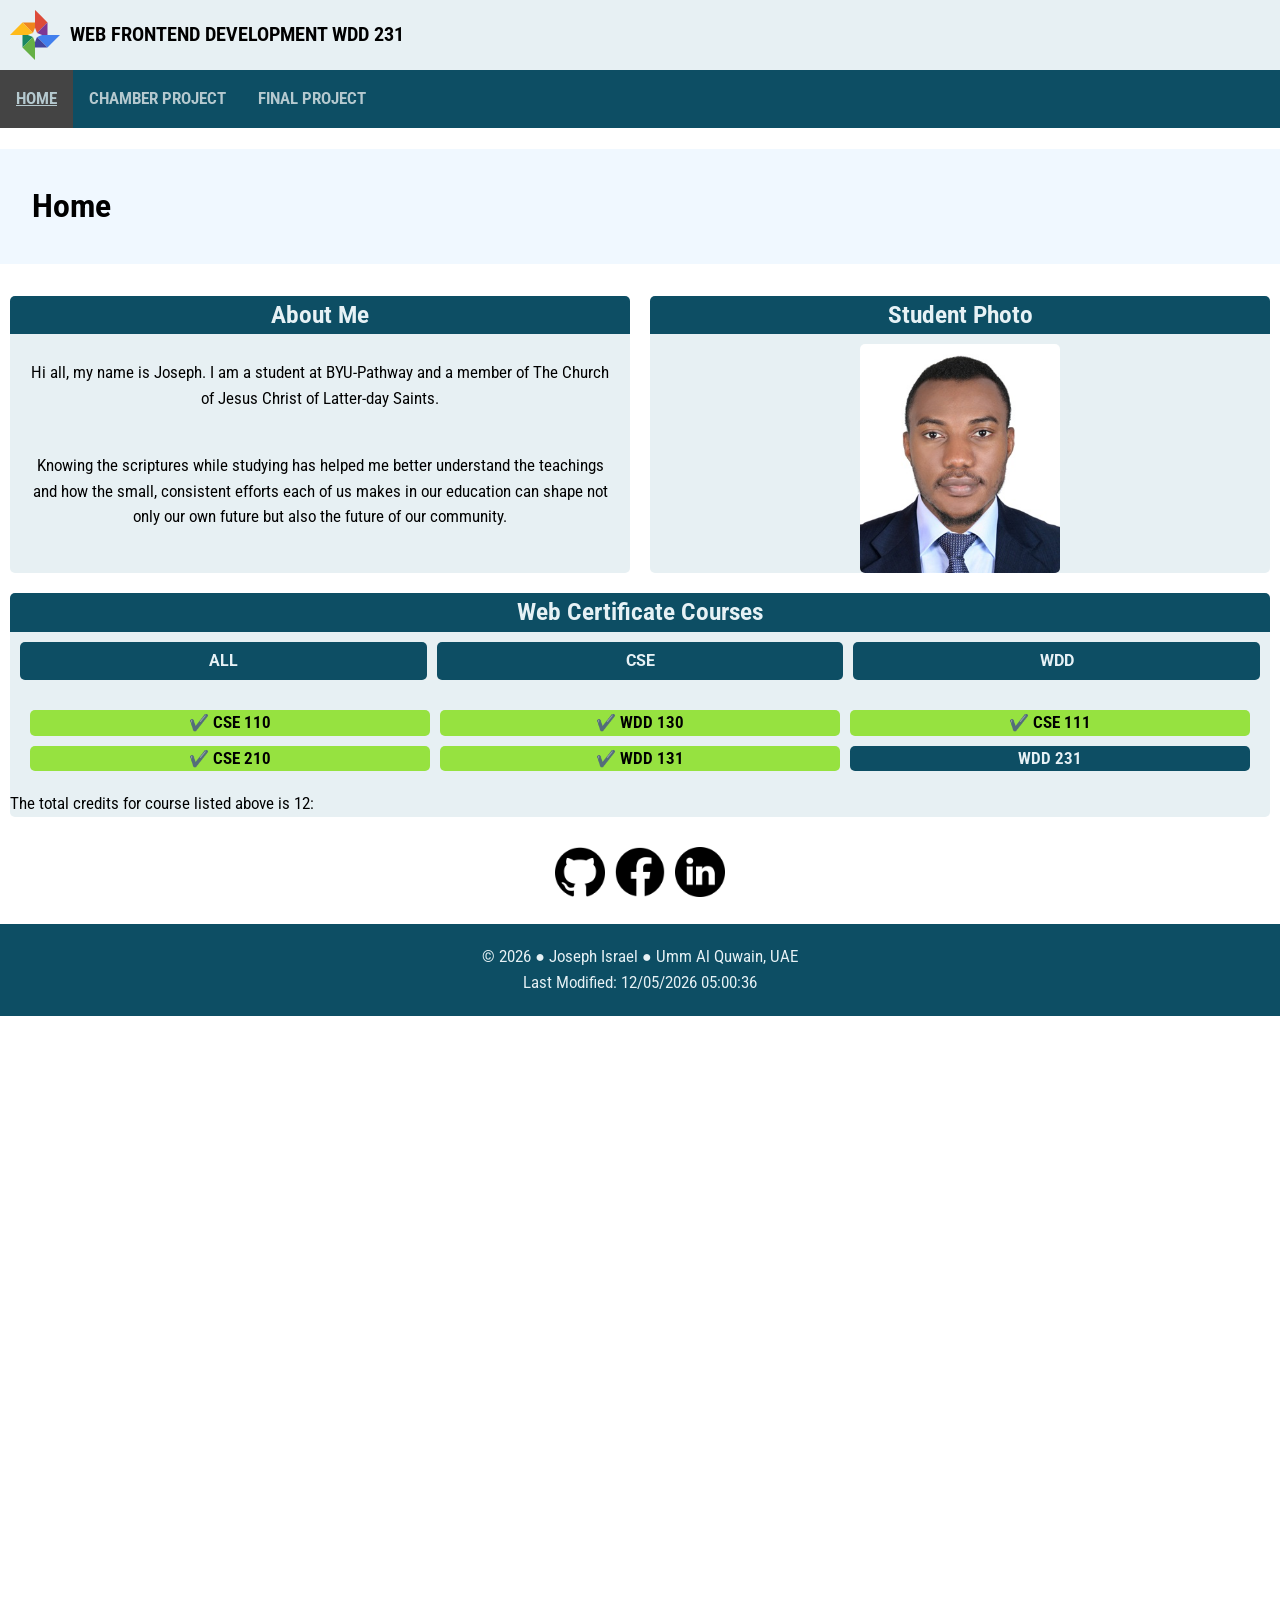
<file: index.html>
<!DOCTYPE html>
<html lang="en">
<head>
    <meta charset="UTF-8">
    <meta name="viewport" content="width=device-width, initial-scale=1.0">
    <title>Web Frontend Development WDD 231 - Home</title>
    <meta name="description" content="This is a web frontend development course homepage.">
    <meta name="author" content="Joseph Israel">

    <!-- facebook social media meta data -->
    <meta property="og:title" content="Home page - Web Frontend Development WDD 231">
    <meta property="og:description" content="Joseph Israel - Home page of web frontend development course WDD231 ">
    <!-- <meta property="og:url" content="https://www.apple.com/"> -->
    <meta property="og:locale" content="en_US">
    <meta property="og:image" content="https://www.bgr.com/img/gallery/10-ai-coding-tools-that-actually-make-programming-easier/intro-1760338652.webp">
    <meta property="og:type" content="website">
    <meta property="og:site_name" content="Joseph WDD 231">




    <link rel="stylesheet" href="styles/normalize.css">
    <link rel="stylesheet" href="styles/style.css">
    <script src="scripts/script.js" defer></script>
    <link rel="icon" href="favicon.ico">


       <!-- /* google fonts*/ -->
    <link rel="preconnect" href="https://fonts.googleapis.com">
    <link rel="preconnect" href="https://fonts.gstatic.com" crossorigin>
    <link href="https://fonts.googleapis.com/css2?family=Roboto:ital,wdth,wght@0,85.1,100..900;1,85.1,100..900&display=swap" rel="stylesheet">
    
</head>
<body>
    <header>
        <div class="header-container">
            <div class="logo">
                <img src="images/google-photos.svg" alt="google-photo" width="50" height="50">
                <span>Web Frontend Development WDD 231</span>        

            </div>
        </div>
              <div class="hamburger">
            <div class="bar"></div>
            <div class="bar"></div>
            <div class="bar"></div>
        </div>     
        <nav id="menu">
            <ul>
                <li class="nav-link" id="active_page"><a href="index.html">Home</a></li>
                <li class="nav-link"><a href="chamber/index.html">Chamber Project</a></li>
                <li class="nav-link"><a href="project/">Final Project</a></li>
            </ul>
        </nav>

  

        

        <!-- <button class="hamburger">≡</button>
          -->

       

        </header>
        <main>
            <h1> Home</h1>            
            <section class="aside1">
                    <h2>About Me</h2>
                    <p> Hi all, my name is Joseph. I am a student at BYU-Pathway and a member of The Church of Jesus Christ of Latter-day Saints. </p>

                        <p> Knowing the scriptures while studying has helped me better understand the teachings and how the small, consistent efforts each of us makes in our education can shape not only our own future but also the future of our community. </p>
                </section>
                <section class="aside2">
                    <h2>Student Photo</h2>
                    <img src="images/jphoto.jpg" alt="Photo of Joseph" width="200" height="200">
            </section>
            <!-- </div> -->
            <section class="certificate">
                <h2>Web Certificate Courses</h2>
                
                <div class="course_container">
                        <div class="fillter-buttons">
                            <button class="filter-button" id="filter-all">All</button>
                            <button class="filter-button " id="filter-cse">CSE</button>
                            <button class="filter-button " id="filter-wdd">WDD</button>                   
                        
                        </div>
                        <div class="course-list">                            
                        </div>
                        <p id="course-credit"></p>
                </div>
            </section>
            <div class="social-media-icons">
                    <a href="https://github.com/josephiu"><img src="images/github_logo.png" alt="youtube logo" width="50" height="50"></a>
            <a href="https://www.facebook.com/share/197aQa34pK/?mibextid=wwXIfr"><img src="images/facebook.png" alt="facebook logo" width="50" height="50"></a>
            <a href="https://www.linkedin.com/in/joseph-israel-910689323?utm_source=share_via&utm_content=profile&utm_medium=member_ios"><img src="images/linkedin.png" alt="Linkedin logo" width="50" height="50"></a>
                          
            </div>

             <!-- dialog element -->            
            <dialog id="course-details"></dialog>


        </main>
        <footer>
            <p>&copy; 2026 ● Joseph Israel ● Umm Al Quwain, UAE </p>           
            <p> Last Modified: <span id="lastModified"> </span>       
            </p> 
            
        </footer>    
</body>  


</html>
</file>
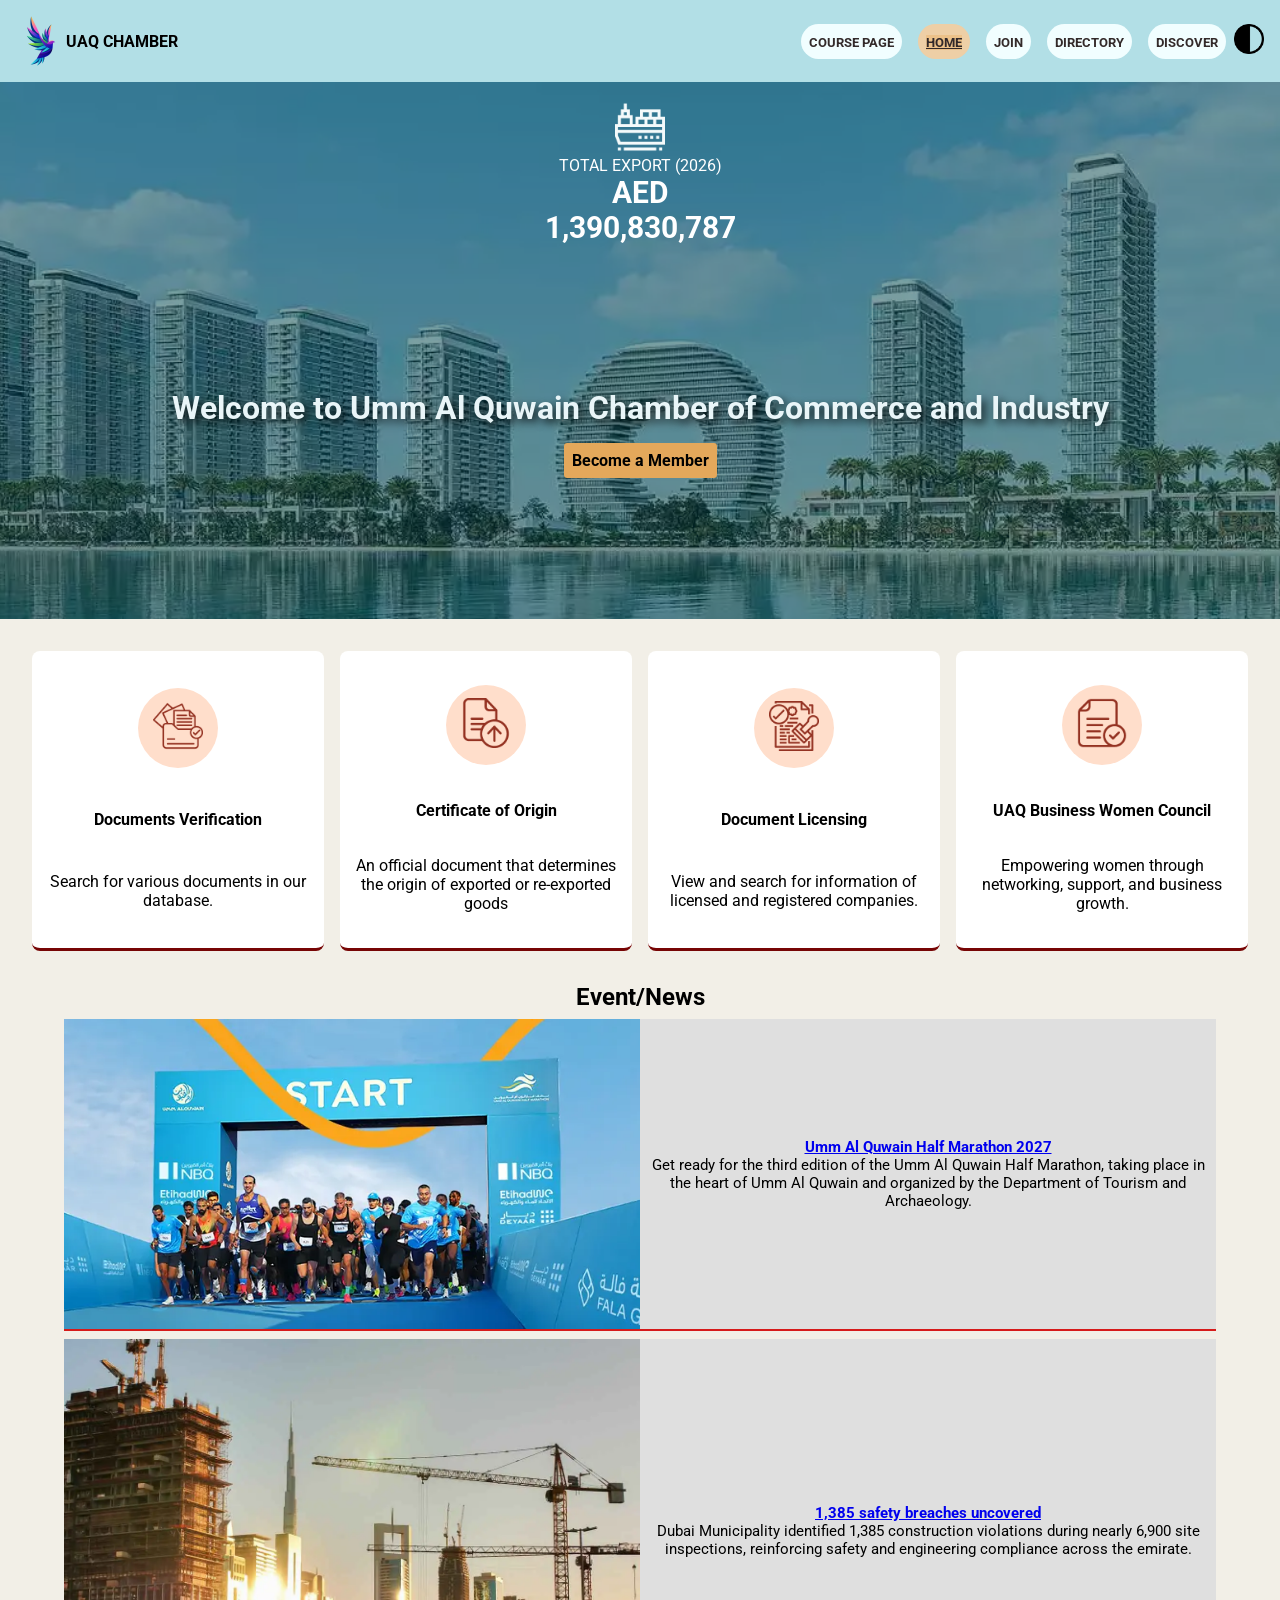
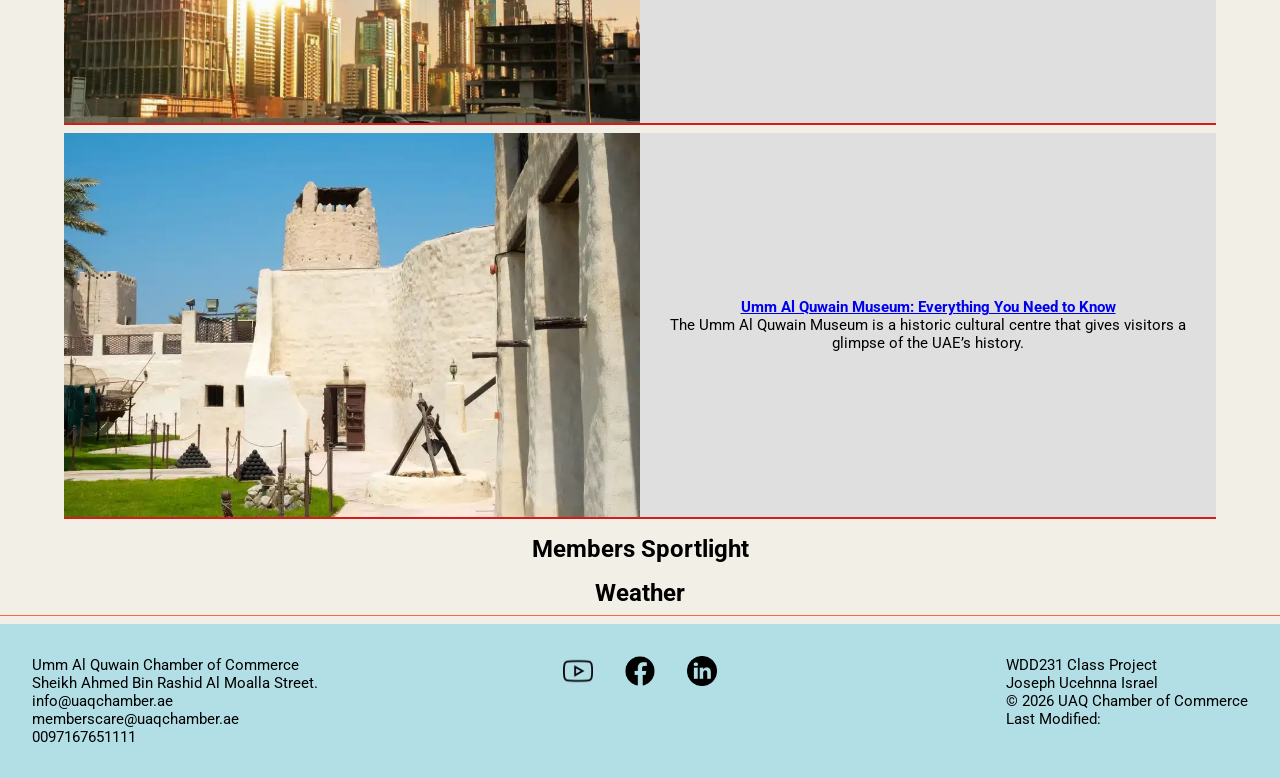
<file: chamber/index.html>
<!DOCTYPE html>
<html lang="en">
<head>
    <meta charset="UTF-8">
    <meta http-equiv="X-UA-Compatible" content="IE=edge">
    <meta name="viewport" content="width=device-width, initial-scale=1.0">  
    <title>UAQ Chamber | Home Page</title>
    <meta name="description" content="This is the Home page of Umm Al Quwain Chamber of Commerce">
    <meta name="author" content="[Joseph Israel Uchenna]">

<!-- facebook social media meta data -->
    <meta property="og:title" content="Umm Al Quwain Chamber of Commerce - School project">
    <meta property="og:description" content="This is the Home page of the Umm Al Quwain Chamber of commerce">
    <meta property="og:url" content="https://josephiu.github.io/wdd231/chamber/index.html">
    <meta property="og:locale" content="en_US">
    <meta property="og:image" content="https://josephiu.github.io/wdd231/chamber/images/banner_meta.jpg">
    <meta property="og:type" content="website">
    <meta property="og:site_name" content="UAQ Chamber">

    
    <!-- google font -->
    <link rel="preconnect" href="https://fonts.googleapis.com">
    <link rel="preconnect" href="https://fonts.gstatic.com" crossorigin>
    <link href="https://fonts.googleapis.com/css2?family=Roboto:wdth,wght@75,441&display=swap" rel="stylesheet">

<!--css-->  
    <!-- <link rel="stylesheet" href="styles/normalize.css">     -->
    <link rel="stylesheet" href="styles/small.css">
    <link rel="stylesheet" href="styles/larger.css">
   
    
    <link rel="icon" href="favicon.ico">

    <script src="scripts/script.js" defer></script>
    <!-- <script src="scripts/weather.js" ></script> -->

<!-- Add icon library -->
    <!-- <link rel="stylesheet" href="https://cdnjs.cloudflare.com/ajax/libs/font-awesome/4.7.0/css/font-awesome.min.css"> -->

</head>
<body>
    <header>

        <div class='first-header-left'>    
            <img src="images/uaq_logo.png" alt="A picture uaq logo" width="50" height="50">
            <span>UAQ Chamber</span>
        </div>

        <!-- <div class='first-header-right'>  -->
        <nav>
                <ul class='menu-inside'>
                <li><a href="../index.html" >Course Page</a></li>
                <li class="active_page"><a href="./index.html" >Home</a></li>
                <li><a href="./join.html">Join</a></li>
                <li><a href="./directory.html">Directory</a></li>
                <li><a href="./discover.html">Discover</a></li>
                </ul> 
        </nav>
        
        <div class="contrast-icon">
                <img src="images/contrast.png" alt="darkmode and light mode" width="30" height="30">
        </div>        
        <div class="hamburger">
                <div class="bar"></div>
                <div class="bar"></div>
                <div class="bar"></div>
        </div>    

    </header>
    <main> 
  
        <div class="hero"> 
            <picture class="hero_px">
                <source srcset="images/hero_image_small.webp" media="(max-width: 422px)">     
                <source srcset="images/hero_image_bignew-1.webp" media="(max-width: 800px)"> 
                <img src="images/hero_image_big.webp" alt=" a large photo showing UAQ" loading="lazy" height="320" width="1020">
            </picture>

            <div class="action_card">
                <img src="images/cargo-ship.png" alt="cargo photo" width="50">
                <p> TOTAL EXPORT (2026)</p>     
                <p id="money"><strong>AED <br>1,390,830,787</strong></p>   
                
            </div>

            <div class="h1_hero">
                <h1>
                    Welcome to Umm Al Quwain Chamber of Commerce and Industry
                </h1>
                <a href="#" class="hero_join">Become a Member</a>
            </div>
        </div>
        <div class="service_container">
            <div class="service_cards_1 services">
                <a href="#"><img src="images/documentation.png" alt="documents photo" width="50"></a>
                <p> <strong>Documents Verification</strong></p>
                <p>Search for various documents in our database.</p>
            </div>
            <div class="service_cards_2 services">
                <a href="#"><img src="images/file.png" alt="file photo" width="50"></a>
                <p><strong>Certificate of Origin</strong></p>
                <p>An official document that determines the origin of exported or re-exported goods</p>
            </div>
            <div class="service_cards_3 services">
                <a href="#"><img src="images/licensing.png" alt="licensing photo" width="50"></a>
                <p><strong>Document Licensing</strong> </p>
                <p>View and search for information of licensed and registered companies.</p>
            </div>
            <div class="service_cards_4 services">
                <a href="#"><img src="images/check.png" alt="licensing photo" width="50"></a>
                <p><strong>UAQ Business Women Council</strong></p>
                <p>Empowering women through networking, support, and business growth.</p>
            </div>
        </div>

        <section class="section1">
                <h2 > Event/News</h2>
                <div class="event">
                    <img src="images/sports.webp" alt="photo of people running" width="300">
                    <div>
                        <p><strong> <a href="https://www.premieronline.com/event/umm_al_quwain_half_marathon_8506">Umm Al Quwain Half Marathon 2027</a></strong>  </p>
                        <p>Get ready for the third edition of the Umm Al Quwain Half Marathon, taking place in the heart of Umm Al Quwain and organized by the Department of Tourism and Archaeology. 
                            </p>
                     </div>
                </div>

                <div class="event">
                    <img src="images/dubai_construction.webp" alt="photo of Dubai construction" width="300">
                    <div>
                        <p><strong><a href="https://www.constructionweekonline.com/projects-tenders/dubai-uncovers-1385-construction-safety-breaches-across-active-building-sites">1,385 safety breaches uncovered </a></strong></p>
                        <p>Dubai Municipality identified 1,385 construction violations during nearly 6,900 site inspections, reinforcing safety and engineering compliance across the emirate. </p>
                        
                    </div>
                </div>

                <div class="event">
                    <img src="images/historic_building.webp" alt="photo of UAQ museum" width="300">
                    <div>
                        <p><strong><a href="https://www.propertyfinder.ae/blog/umm-al-quwain-museum/">Umm Al Quwain Museum: Everything You Need to Know</a></strong></p>

                        <p>The Umm Al Quwain Museum is a historic cultural centre that gives visitors a glimpse of the UAE’s history. 
                            

                        
                    </div>
                   
                </div>
        </section>
        <section class="section3">
                <h2>
                    Members Sportlight
                </h2>
                <div class="dynamic_members">

                </div>
        
        </section> 

        <section class="section_weather">
                <h2>Weather</h2>
                <div class="weather-n-map">
                    <div class="weather">
                    <!-- dynamic population -->
                    </div>
                    <!-- <div class="map">                    
                        <iframe src="https://www.google.com/maps/embed?pb=!1m18!1m12!1m3!1d71017.26651342952!2d55.518053822057425!3d25.551430773762206!2m3!1f0!2f0!3f0!3m2!1i1024!2i768!4f13.1!3m3!1m2!1s0x3ef5fea6ff2b925d%3A0x4a02589b92c58613!2sUmm%20Al%20Quwain%20-%20Emirate%20of%20Umm%20Al%20Quwain!5e1!3m2!1sen!2sae!4v1784803451380!5m2!1sen!2sae" width="300" height="200" allowfullscreen="" loading="lazy" referrerpolicy="strict-origin-when-cross-origin"></iframe>
                    </div>    -->

                </div>
                
                
        </section>
        
    
    </main>
    <footer>
        <div class="footer-left">
            <p class="first-p">
                Umm Al Quwain Chamber of Commerce
            </p>
            <p>
                Sheikh Ahmed Bin Rashid Al Moalla Street.<br>
                info@uaqchamber.ae <br> 
                memberscare@uaqchamber.ae<br>           
                0097167651111 
            </p>   
            
        </div>
        <div class="footer-middle">
            <a href="#"><img src="images/youtube.png" alt="youtube logo" width="50" height="50"></a>
            <a href="https://www.facebook.com/share/197aQa34pK/?mibextid=wwXIfr"><img src="images/facebook.png" alt="facebook logo" width="50" height="50"></a>
            <a href="https://www.linkedin.com/in/joseph-israel-910689323?utm_source=share_via&utm_content=profile&utm_medium=member_ios"><img src="images/linkedin.png" alt="Linkedin logo" width="50" height="50"></a>
        </div>

        <div class="footer-right">
            <p>
                WDD231 Class Project <br> 
                Joseph Ucehnna Israel <br> 
                &copy; 2026 UAQ Chamber of Commerce <br>          
                Last Modified: <span id="lastModified"> </span>            
            </p>
        </div>


    </footer>    
</body>
</html>
</file>
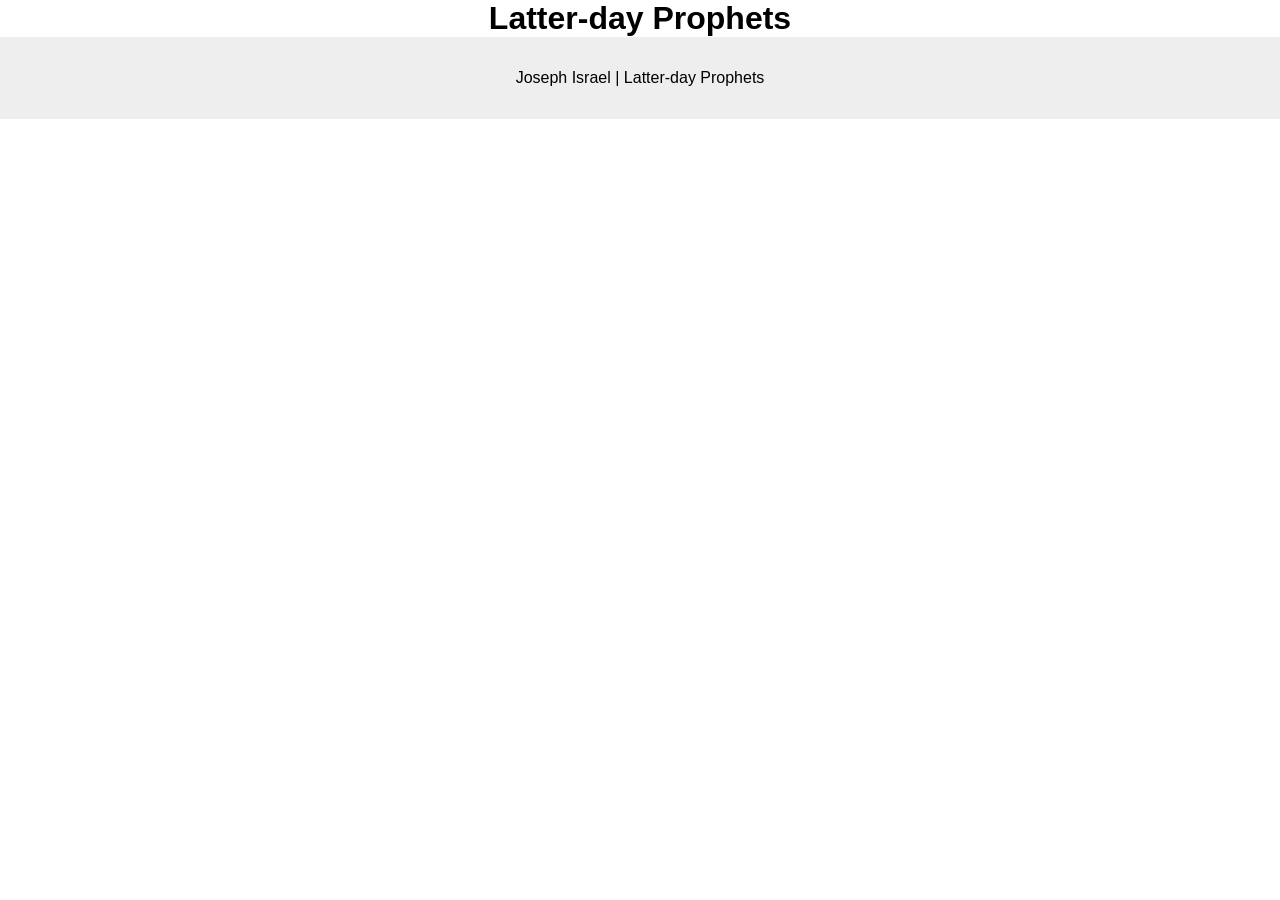
<file: prophets.html>
<!DOCTYPE html>
<html lang="en">
    <head>
        <meta charset="UTF-8">
        <meta name="viewport" content="width=device-width, initial-scale=1.0">
        <title>Prophets</title>

        <link rel="stylesheet" href="styles/prophets.css">
        <script src="scripts/prophets.js" defer></script>

    </head>
    <body>
      <header>
      <h1>Latter-day Prophets</h1>
    </header>
    <main>
      <div id="cards"></div>
    </main>
    <footer>
      Joseph Israel | Latter-day Prophets
    </footer>
        
    </body>
</html>
</file>
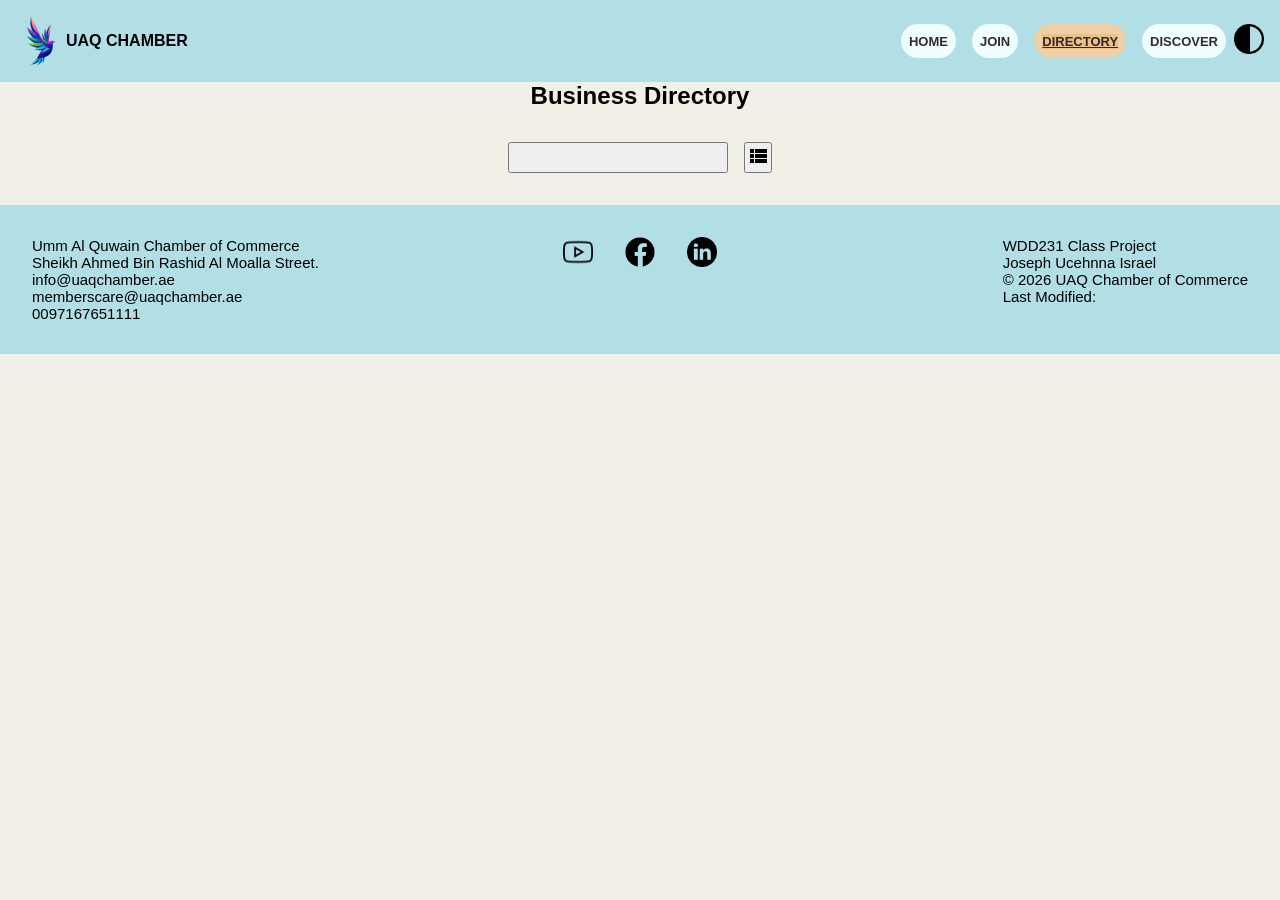
<file: chamber/directory.html>
<!DOCTYPE html>
<html lang="en">
<head>
    <meta charset="UTF-8">
    <meta http-equiv="X-UA-Compatible" content="IE=edge">
    <meta name="viewport" content="width=device-width, initial-scale=1.0">  
    <title>UAQ Chamber | Directory Page</title>
    <meta name="description" content="This is the directory page of Umm Al Quwain Chamber of Commerce">
    <meta name="author" content="[Joseph Israel Uchenna]">

<!-- facebook social media meta data -->
    <meta property="og:title" content="Umm Al Quwain Chamber of Commerc - School project">
    <meta property="og:description" content="This is the directory page of the Umm Al Quwain Chamber of commerce">
    <meta property="og:url" content="https://josephiu.github.io/wdd231/chamber/directory.html">
    <meta property="og:locale" content="en_US">
    <meta property="og:image" content="https://josephiu.github.io/wdd231/chamber/images/banner_meta.jpg">
    <meta property="og:type" content="website">
    <meta property="og:site_name" content="UAQ Chamber">

<!--fonts-->
    <link rel="preconnect" href="https://fonts.googleapis.com">
    <link rel="preconnect" href="https://fonts.gstatic.com" crossorigin>
    <!-- <link href="https://fonts.googleapis.com/css2?family=Inter:wght@400;600;800&display=swap" rel="stylesheet"> -->
    
    <link href="https://fonts.googleapis.com/icon?family=Material+Icons" rel="stylesheet">
        
<!--css-->  
    <!-- <link rel="stylesheet" href="styles/normalize.css">     -->
    <link rel="stylesheet" href="styles/small.css">
    <link rel="stylesheet" href="styles/larger.css">
   
    
    <link rel="icon" href="favicon.ico">

    <script src="scripts/directory.js" defer></script>

<!-- Add icon library -->
    <!-- <link rel="stylesheet" href="https://cdnjs.cloudflare.com/ajax/libs/font-awesome/4.7.0/css/font-awesome.min.css"> -->

</head>
<body>
    <header>

    <div class='first-header-left'>    
        <img src="images/uaq_logo.png" alt="A picture uaq logo" width="50" height="50">
        <span>UAQ Chamber</span>
    </div>

    <!-- <div class='first-header-right'>  -->
    <nav>
            <ul class='menu-inside'>
            <li><a href="index.html">Home</a></li>
            <li><a href="join.html">Join</a></li>
            <li  class="active_page"><a href="directory.html">Directory</a></li>
            <li><a href="discover.html">Discover</a></li>
            </ul> 
     </nav>
    
    <div class="contrast-icon">
            <img src="images/contrast.png" alt="darkmode and light mode" width="30" height="30">
    </div>        
    <div class="hamburger">
            <div class="bar"></div>
            <div class="bar"></div>
            <div class="bar"></div>
    </div>
     

  </header>  
  <main>
    
    <section id="allSection">
      <h1>Business Directory</h1>
      <div id="viewMenu">
        <button id="grid"><i class="material-icons">grid_view</i></button>
        <button id="list"><i class="material-icons">view_list</i></button>          
      </div>
      <!-- will populate this side with cards from javaScript -->
        <div class="gridcard"></div>      

    </section>

  </main>
  <footer>
    <div class="footer-left">
        <p class="first-p">
            Umm Al Quwain Chamber of Commerce
        </p>
        <p>
            Sheikh Ahmed Bin Rashid Al Moalla Street.<br>
            info@uaqchamber.ae <br> 
            memberscare@uaqchamber.ae<br>           
            0097167651111 
        </p>   
        
    </div>
    <div class="footer-middle">
        <a href="#"><img src="images/youtube.png" alt="youtube logo" width="50" height="50"></a>
        <a href="https://www.facebook.com/share/197aQa34pK/?mibextid=wwXIfr"><img src="images/facebook.png" alt="facebook logo" width="50" height="50"></a>
        <a href="https://www.linkedin.com/in/joseph-israel-910689323?utm_source=share_via&utm_content=profile&utm_medium=member_ios"><img src="images/linkedin.png" alt="Linkedin logo" width="50" height="50"></a>
    </div>

    <div class="footer-right">
        <p>
            WDD231 Class Project <br> 
            Joseph Ucehnna Israel <br> 
            &copy; 2026 UAQ Chamber of Commerce <br>          
            Last Modified: <span id="lastModified"> </span>            
        </p>
    </div>


  </footer>    
</body>
</html>
</file>
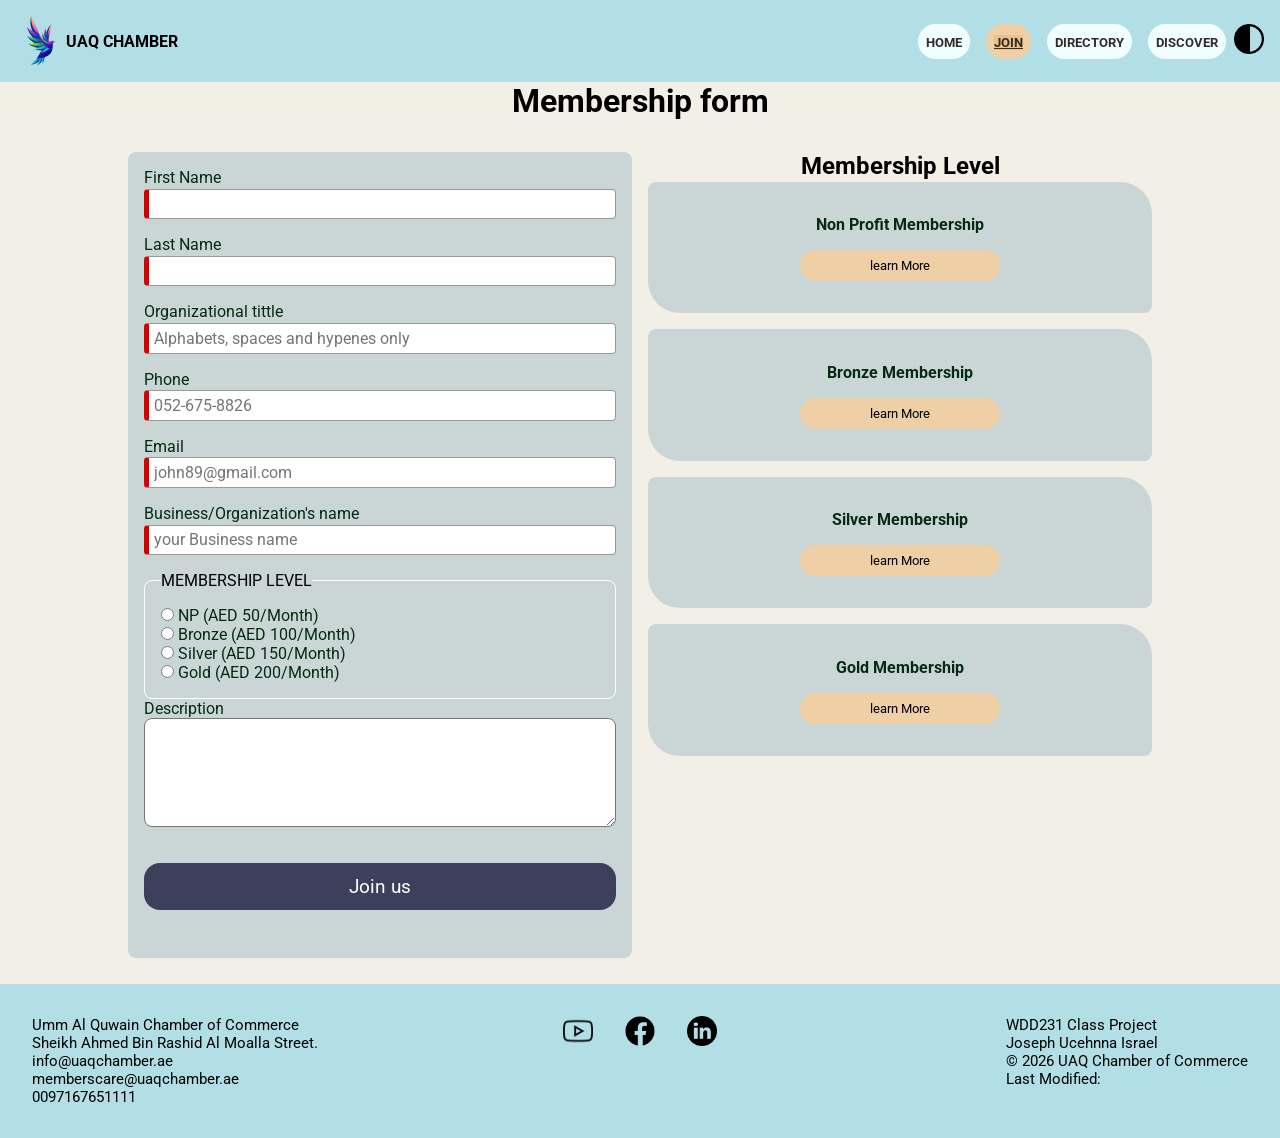
<file: chamber/join.html>
<!DOCTYPE html>
<html lang="en">
<head>
    <meta charset="UTF-8">
    <meta http-equiv="X-UA-Compatible" content="IE=edge">
    <meta name="viewport" content="width=device-width, initial-scale=1.0">  
    <title>UAQ Chamber | Join Page</title>
    <meta name="description" content="This is the Join page of Umm Al Quwain Chamber of Commerce">
    <meta name="author" content="[Joseph Israel Uchenna]">

<!-- facebook social media meta data -->
    <meta property="og:title" content="Umm Al Quwain Chamber of Commerc - School project">
    <meta property="og:description" content="This is the Join page of the Umm Al Quwain Chamber of commerce">
    <meta property="og:url" content="https://josephiu.github.io/wdd231/chamber/join.html">
    <meta property="og:locale" content="en_US">
    <meta property="og:image" content="https://josephiu.github.io/wdd231/chamber/images/banner_meta.jpg">
    <meta property="og:type" content="website">
    <meta property="og:site_name" content="UAQ Chamber">

    
    <!-- google font -->
    <link rel="preconnect" href="https://fonts.googleapis.com">
    <link rel="preconnect" href="https://fonts.gstatic.com" crossorigin>
    <link href="https://fonts.googleapis.com/css2?family=Roboto:wdth,wght@75,441&display=swap" rel="stylesheet">

<!--css-->  
    <!-- <link rel="stylesheet" href="styles/normalize.css">     -->
    <link rel="stylesheet" href="styles/small.css">
    <link rel="stylesheet" href="styles/larger.css">
   
    
    <link rel="icon" href="favicon.ico">

    <!-- <script src="scripts/script.js" defer></script> -->
    <script src="scripts/join.js" defer></script>

    <!-- <script src="scripts/weather.js" ></script> -->

<!-- Add icon library -->
    <!-- <link rel="stylesheet" href="https://cdnjs.cloudflare.com/ajax/libs/font-awesome/4.7.0/css/font-awesome.min.css"> -->

</head>
<body>
    <header>

        <div class='first-header-left'>    
            <img src="images/uaq_logo.png" alt="A picture uaq logo" width="50" height="50">
            <span>UAQ Chamber</span>
        </div>

        <!-- <div class='first-header-right'>  -->
        <nav>
                <ul class='menu-inside'>                
                <li><a href="index.html" >Home</a></li>
                <li class="active_page"><a href="join.html">Join</a></li>
                <li><a href="directory.html">Directory</a></li>
                <li><a href="discover.html">Discover</a></li>
                </ul> 
        </nav>
        
        <div class="contrast-icon">
                <img src="images/contrast.png" alt="darkmode and light mode" width="30" height="30">
        </div>        
        <div class="hamburger">
                <div class="bar"></div>
                <div class="bar"></div>
                <div class="bar"></div>
        </div>    

    </header>
    <main> 
        <h1>Membership form</h1>
        <div class="joinbody">

  
            <div class="form_container">                

                <form method="GET" action="thankyou.html" class="designOne">
                    <label>First Name <input type="text" name="first" required autocomplete="given-name" title="Your First Name"></label>
                    <label>Last Name <input type="text" name="last" required autocomplete="family-name" title="Your Last Name"></label>
                    <label>Organizational tittle <input type="text" name="organization-title" required  title="organization-title" autocomplete="organization-title" pattern="[\-A-Za-z\s]{7,}" placeholder="Alphabets, spaces and hypenes only"></label>
                    <label>Phone <input type="tel" name="phone" required autocomplete="tel" title="A Phone Number with dashes" placeholder="052-675-8826" ></label>
                    <label>Email <input type="email" name="email" required placeholder="john89@gmail.com"  title="Your Email" autocomplete="email"></label>
                    <label>Business/Organization's name <input type="text" name="organization" required placeholder="your Business name"  title="organization" autocomplete="organization"></label>
            

                    <fieldset>
                    <legend>MEMBERSHIP LEVEL </legend>
                    <label><input type="radio" name="membershiplevel" value="np"> NP (AED 50/Month)</label>
                    <label><input type="radio" name="membershiplevel" value="bronze"> Bronze (AED 100/Month)</label>
                    <label><input type="radio" name="membershiplevel" value="silver"> Silver (AED 150/Month)</label>
                    <label><input type="radio" name="membershiplevel" value="gold"> Gold (AED 200/Month)</label>
                    </fieldset>
                    
                    
                     
                    <label class="textAreaLabel" for="description">Description</label>
                    <textarea id="description"  name="description"  rows="5" title="description" ></textarea>
                    
                    
                    
                    <label><input type="hidden" id="datetime" name="datetime"></label>
                   

                   

                    <input type="submit" value="Join us">
                </form>
            </div>
            <div class="memberInfo">
                <h2> Membership Level</h2>

                <div>
                    <p><strong>Non Profit Membership</strong></p>
                    <button id="npButton">learn More</button>
                </div>
                <div>
                    <p><strong>Bronze Membership</strong></p>
                    <button id="bronzeButton">learn More</button>
                </div>
                <div>
                    <p><strong>Silver Membership</strong></p>
                    <button id="silverButton">learn More</button>
                </div>
                <div>
                    <p><strong>Gold Membership</strong></p>
                    <button id="goldButton">learn More</button>
                </div>
            
            </div>



            <dialog id="dialogBox">
                <div></div>
                <button id="closeButton">Close</button>
            </dialog>
        

        </div>
    </main>
    <footer>
        <div class="footer-left">
            <p class="first-p">
                Umm Al Quwain Chamber of Commerce
            </p>
            <p>
                Sheikh Ahmed Bin Rashid Al Moalla Street.<br>
                info@uaqchamber.ae <br> 
                memberscare@uaqchamber.ae<br>           
                0097167651111 
            </p>   
            
        </div>
        <div class="footer-middle">
            <a href="#"><img src="images/youtube.png" alt="youtube logo" width="50" height="50"></a>
            <a href="https://www.facebook.com/share/197aQa34pK/?mibextid=wwXIfr"><img src="images/facebook.png" alt="facebook logo" width="50" height="50"></a>
            <a href="https://www.linkedin.com/in/joseph-israel-910689323?utm_source=share_via&utm_content=profile&utm_medium=member_ios"><img src="images/linkedin.png" alt="Linkedin logo" width="50" height="50"></a>
        </div>

        <div class="footer-right">
            <p>
                WDD231 Class Project <br> 
                Joseph Ucehnna Israel <br> 
                &copy; 2026 UAQ Chamber of Commerce <br>          
                Last Modified: <span id="lastModified"> </span>            
            </p>
        </div>


    </footer>    
</body>
</html>
</file>
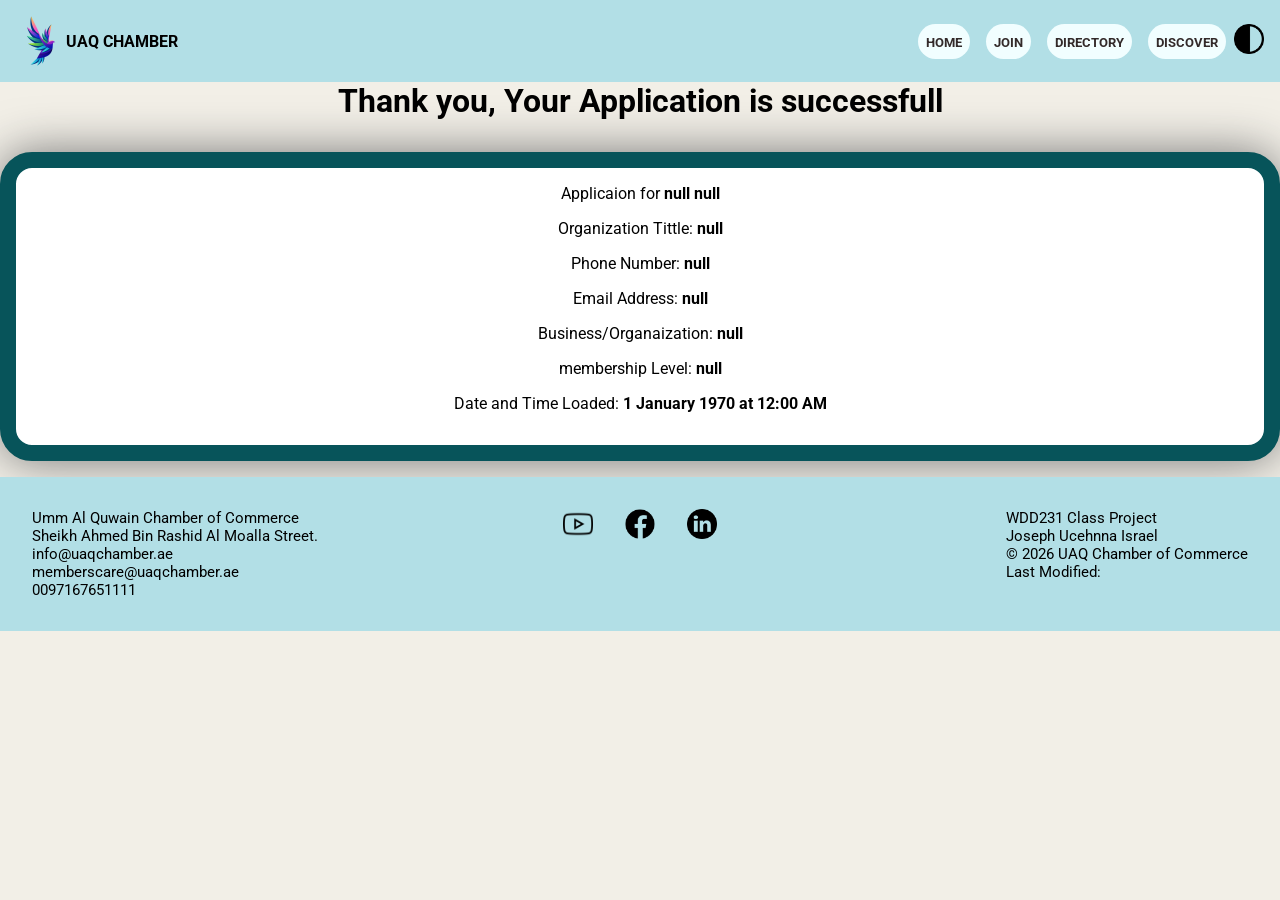
<file: chamber/thankyou.html>
<!DOCTYPE html>
<html lang="en">
<head>
    <meta charset="UTF-8">
    <meta http-equiv="X-UA-Compatible" content="IE=edge">
    <meta name="viewport" content="width=device-width, initial-scale=1.0">  
    <title>UAQ Chamber | Thank you Page</title>
    <meta name="description" content="This is thank you page of Umm Al Quwain Chamber of Commerce">
    <meta name="author" content="[Joseph Israel Uchenna]">

<!-- facebook social media meta data -->
    <meta property="og:title" content="Umm Al Quwain Chamber of Commerc - School project">
    <meta property="og:description" content="Thank you page of the Umm Al Quwain Chamber of commerce">
    <meta property="og:url" content="https://josephiu.github.io/wdd231/chamber/thankyou.html">
    <meta property="og:locale" content="en_US">
    <meta property="og:image" content="https://josephiu.github.io/wdd231/chamber/images/banner_meta.jpg">
    <meta property="og:type" content="website">
    <meta property="og:site_name" content="UAQ Chamber">

    
    <!-- google font -->
    <link rel="preconnect" href="https://fonts.googleapis.com">
    <link rel="preconnect" href="https://fonts.gstatic.com" crossorigin>
    <link href="https://fonts.googleapis.com/css2?family=Roboto:wdth,wght@75,441&display=swap" rel="stylesheet">

<!--css-->  
    <!-- <link rel="stylesheet" href="styles/normalize.css">     -->
    <link rel="stylesheet" href="styles/small.css">
    <link rel="stylesheet" href="styles/larger.css">
   
    
    <link rel="icon" href="favicon.ico">

    <script src="scripts/thankyou.js" defer></script>
    <!-- <script src="scripts/weather.js" ></script> -->

<!-- Add icon library -->
    <!-- <link rel="stylesheet" href="https://cdnjs.cloudflare.com/ajax/libs/font-awesome/4.7.0/css/font-awesome.min.css"> -->

</head>
<body>
    <header>

        <div class='first-header-left'>    
            <img src="images/uaq_logo.png" alt="A picture uaq logo" width="50" height="50">
            <span>UAQ Chamber</span>
        </div>

        <!-- <div class='first-header-right'>  -->
        <nav>
                <ul class='menu-inside'>
                <li><a href="index.html" >Home</a></li>
                <li><a href="join.html">Join</a></li>
                <li><a href="directory.html">Directory</a></li>
                <li><a href="discover.html">Discover</a></li>
                </ul> 
        </nav>
        
        <div class="contrast-icon">
                <img src="images/contrast.png" alt="darkmode and light mode" width="30" height="30">
        </div>        
        <div class="hamburger">
                <div class="bar"></div>
                <div class="bar"></div>
                <div class="bar"></div>
        </div>    

    </header>
    <main> 

        <h1>Thank you, Your Application is successfull</h1>

    <div id="results"></div>
        
    
    </main>
    <footer>
        <div class="footer-left">
            <p class="first-p">
                Umm Al Quwain Chamber of Commerce
            </p>
            <p>
                Sheikh Ahmed Bin Rashid Al Moalla Street.<br>
                info@uaqchamber.ae <br> 
                memberscare@uaqchamber.ae<br>           
                0097167651111 
            </p>   
            
        </div>
        <div class="footer-middle">
            <a href="#"><img src="images/youtube.png" alt="youtube logo" width="50" height="50"></a>
           <a href="https://www.facebook.com/share/197aQa34pK/?mibextid=wwXIfr"><img src="images/facebook.png" alt="facebook logo" width="50" height="50"></a>
            <a href="https://www.linkedin.com/in/joseph-israel-910689323?utm_source=share_via&utm_content=profile&utm_medium=member_ios"><img src="images/linkedin.png" alt="Linkedin logo" width="50" height="50"></a>
        </div>
        <div class="footer-right">
            <p>
                WDD231 Class Project <br> 
                Joseph Ucehnna Israel <br> 
                &copy; 2026 UAQ Chamber of Commerce <br>          
                Last Modified: <span id="lastModified"> </span>            
            </p>
        </div>


    </footer>    
</body>
</html>
</file>
<file: styles/style.css>
/* RESET */
* {
    margin: 0;
    padding: 0;
    box-sizing: border-box;   
}





a {
    text-decoration: none;
    color: inherit;
}

ul {
    list-style: none;
}


body {    
    line-height: 1.6;
    font-family: "Roboto", sans-serif;
    font-weight: 400;
     font-style: normal;
     font-variation-settings:    "wdth" 85.1;
     height: 5000px;
     background-color: var(--accent3-color);
     
}


/*Header and Navigation*/

header {    
    background-color: rgb(231, 240, 243);     
    width: 100%;
    top: 0;   
    /* padding: 2rem 2rem 0rem 0rem; */
    align-items: center;
    gap: 10px;
    /* justify-content: space-between; */

}



.logo {
    display: flex;
    align-items: center;
    
    gap: 10px;
    padding: 10px;

}

.logo img {
    width: 50px;
    height: 50px;
   
}




.logo span {
    font-size: 1.2rem;
    font-weight: bold;    
    text-transform: uppercase;
         

}





nav ul {
     display: flex;      
     list-style: none;
    align-items: center;
    background-color: rgb(13, 78, 100);
    /* justify-content: left; */
    

    
  
}


nav ul li {
    
    text-transform: uppercase;
    font-weight: bold;  
    /* text-align: center; */
  
}




.nav-link a {
    display: block;
    padding: 1rem;
    text-decoration: none;
  
    
    
}


.nav-link  {
    color: rgb(181, 201, 207);

    
  
}


.nav-link:hover,
.nav-link:focus {
    color: rgb(255, 255, 255);    
    /* transition: all 0.8s; */
    
    background-color: #575555;

}


#active_page {
    background-color: #444;  

}
#active_page a{
    text-decoration: underline;
}


.hamburger {
    display: none;    
}


main{
    display: grid;
    grid-template-columns: 1fr 1fr ;

}


h1 {
    grid-column: 1 / 3;
    /* grid-template-columns: span 3; */
    text-align: left;    
    font-size: 2rem;
    padding: 2rem;
    
    background-color: aliceblue;

    /* color: black; */
    
}

.certificate{
    grid-column: 1/3;
}


   


.aside1, .aside2 {
    background-color: rgb(231, 240, 243);
    border-radius: 5px;
    overflow: hidden;


}

.aside1 h2, .aside2 h2 {
    margin-top: 0;
    text-align: center;
    color: rgb(230, 241, 245);
    font-size: 1.5rem;
    margin-bottom: 10px;
    background-color: rgb(13, 78, 100);
    
}

.aside1 p, .aside2 p {
    text-align: center;   
    font-size: 1rem;
    margin-bottom: 10px;
    padding: 1rem;
    
}


.aside1 img, .aside2 img {
    display: block;
    margin: 0 auto;
    max-width: 100%;
    height: auto;
    border-radius: 5px;
    
}


section {
    
    background-color: rgb(231, 240, 243);
    border-radius: 5px;
    margin: 10px;
    overflow: hidden;
    
}


section h2 {
    text-align: center;
    background-color: rgb(13, 78, 100);
    color: rgb(230, 241, 245);
    font-size: 1.5rem;
    /* margin-bottom: 10px; */
    overflow: hidden;
    margin-top: 0;
}

.course_container {
    justify-content: center;
    
}


.fillter-buttons{   
    padding: 10px;
    display: flex;         
    justify-content: center;
    gap: 10px;   
    
}


button {
    width: 100%;
    padding: 10px 20px;
    border: none;
    border-radius: 5px;
    background-color: rgb(13, 78, 100);
    color: rgb(230, 241, 245);
    cursor: pointer;
    transition: background-color 0.3s ease;
    text-transform: uppercase;
    font-weight: bold;
    
}

button:hover {
    background-color: rgb(226, 183, 64);
    color: rgb(13, 78, 100);
    
}

.course-list {
    display: grid;
    grid-template-columns: 1fr 1fr 1fr;
    /* flex-direction: span; */
    align-items: center;
    gap: 10px;
    /* width: 100%; */
    padding: 20px;
    
}

.course-list p {
    margin: 0;
    /* padding: 10px; */
    border-radius: 5px;
    background-color: rgb(13, 78, 100);
    color: rgb(230, 241, 245);
    text-align: center;
    font-weight: bold;
    width: 100%;
    
}


course-item {
    display: block;
  
    width: 100%;
    
}

.course-list p.completed {
    background-color: rgb(150, 226, 64);
    color: rgb(0, 0, 0);
    
    
}

.course-list p.completed:before {   
    content: "✔️ ";
    
}




.social-media-icons {
    grid-column: 1/3;
    display: flex;
    justify-content: center;
    gap: 10px;
    margin-top: 20px;
    
}




footer {
    background-color: rgb(13, 78, 100);
    color: rgb(230, 241, 245);
    text-align: center;
    padding: 20px;
    margin-top: 20px;
    
}



.close{
    display: none;
}



dialog {
  border: 1px solid rgb(0 0 0 / 10%);
  border-radius: .25rem;
  padding: 1rem;
  background-color: #fff;
  box-shadow: 0 0 3rem #777;
  width: 90%;
  max-width: 600px;
}

::backdrop {
  background-color: rgb(0 0 0 / 50%);
}

dialog button {
  position: absolute;
  top: 23px;
  right: 23px;
  padding: .5rem 1rem;
  border: 1px solid rgb(0 0 0 / 10%);
}




@media screen and (max-width: 500px) {


    header {
        display: grid;
        grid-template-rows: 1fr auto;
        grid-template-columns: 1fr auto ;
        /* flex-direction: row; */
        padding: 1rem ;
        /* grid-template-areas:
         "header-container hamburger"
         "open open "; */
        
        align-items: center;

        
        /* justify-content: space-between; */
    }

    

    .logo span {
        font-size: 1rem;
    }

   

    .hamburger {
        display: block;
        width: 30px;
        height: 30px;
        font-size: 1.5rem;
        align-items: center;
        justify-content: center;
        margin-left: 0;

        
    }


    .bar {
        display: block;
        width: 100%;
        height: 4px;
        background-color: rgb(13, 78, 100);
        margin: 5px 0;
        
        
    }

     nav ul {
        display: none; 
      
    } 

    .open{
        grid-column: span 2;
        width: 100%;
    }



    nav.open ul{
        display: block;
        background-color: rgb(13, 78, 100);        
        box-shadow: 0 2px 8px rgba(0, 0, 0, 0.2);
              
               
    } 
    

    
    .bar{
        transition: .3s;
        
    }

    .hamburger.active .bar:nth-child(1){
        transform: rotate(45deg) translate(6px,6px);
     }

    .hamburger.active .bar:nth-child(2){
        opacity:0;
       
    }

    .hamburger.active .bar:nth-child(3){
        transform: rotate(-45deg) translate(7px,-7px);
     }


     .aside-container{
        grid-template-columns: 1fr;        
        
     }

    main{
        display: inline;
    
    }





    
}
</file>
<file: chamber/styles/small.css>
/* RESET */
* {
    margin: 0;
    padding: 0;
    box-sizing: border-box;      
    font-family: "Roboto", sans-serif; 
    font-optical-sizing: auto;
    /* font-weight: <weight>; */
    font-style: normal;
    font-variation-settings:
        "wdth" 100;
    

}



:root {
    --primary-color: #F2EFE7;
    --secondary-color: #b2dfe6;
    --accent1-color: #48A6A7;
    --accent2-color: #07545a;
    --accent3-color: #004044;
}


header{
    display: grid;
	grid-gap: 0.5rem;
	/* grid-template-columns: repeat(auto-fit, minmax(320px, 1fr)); */
    background-color:var(--secondary-color);
    padding: 1rem;
    color: black;
    grid-template-columns: 1fr 1fr auto ;
    grid-template-areas:
         "logo logo navi contrast";
         
    
}


.first-header-left{
    grid-area: logo;
    display: flex;
}

.contrast-icon{
    grid-area: contrast;
    align-content: center;
}



.first-header-left span{
    font-weight: bolder;
    align-self: center;
    text-transform: uppercase;
}



nav{
    grid-area: navi;
    align-content: center;
}



.hamburger{  
    grid-area: menu;   
    display: none; 

}




nav ul{
    display: flex;
    gap: 1rem;    
    /* align-items: center; */
}



ul li{
   list-style: none; 
   padding: 0.5rem;
   border-radius: 2rem;
   background-color: #f1feff;

}



ul li a{
    text-decoration: none;
    text-transform: uppercase;
    color: rgb(51, 42, 42);
    font-size: small;
    font-weight: bolder;   
    
}


.active_page{
    background-color: #eecfa6;      
}

.active_page a{
    background-color: #ecc189;
    text-decoration: underline;
}

.menu-inside li:hover{
    background-color: #ecc189;        
}

.menu-inside li:active{
    background-color: #e6d8c5;    
}






footer{
    display: flex;
    gap: 2rem;
    background-color:var(--secondary-color);
    
    color: black;
    padding: 2rem;
    

	/* grid-template-columns: repeat(auto-fit, minmax(320px, 1fr)); */

}

.footer-left, 
.footer-middle, 
.footer-right{
    width: 100%;
    font-size: 15px;
    
}



.footer-middle{
    display: flex;
    gap: 2rem;
    justify-content: center;  
}

footer img{
    width: 30px;
    height: 30px;
}


.footer-right {
    display:flex;
    justify-content: flex-end;  

}



body{
    background-color: var(--primary-color);
    color:black;
}

/* main{
    padding: 1rem; 
}   */

h1{
    text-align: center;
    padding: 0rem 0rem 2rem 0rem;
    
}


#viewMenu{
    display: flex;
    gap: 1rem;
     padding: 0 0 2rem 0;
     justify-content: center;     
}



.gridcard{
    display: grid;  
    color: var(--primary-color);
    grid-template-columns: repeat(auto-fit, minmax(300px,1fr));
     gap: 2rem; 
    align-items: stretch;
    /* background-color: none; */
}
 .gridcard   section {
        display: grid;
        text-align: center;
        justify-items: center;
        background-color: var(--accent3-color);    
        gap: 0.5rem;     
        border: 1px solid rgb(0 0 0 / 10%);
        padding: 0.5rem;

    
    }
   .gridcard section h1{
        padding: 0;
        text-align: center;
        font-size: 20px;
        border-bottom: 1px solid #48A6A7;
    }

   .gridcard section p{
        font-size: 13px;
    }     
     
    .gridcard section a{
        text-decoration: none;
        color: yellow;
     }    

    





.cardList{
    gap: 0rem;
     background-color: #b2dfe6; 
    display: flex;
    flex-direction: column;
    /* align-content: center; */
} 

.cardList section{
        display: grid;
        grid-template-columns: 2fr 1fr 1fr 1fr 1fr;
        margin: 0;    
        align-items: center;  
         background-color:  #ddd;  
        
	}

 .cardList section img {
		display: none;
	    }

 .cardList section h1{    
		font-size: 16px;
        color: black;
        justify-self: start;
        text-align: left;     
        border-bottom: none;
        
        padding: 0px;
     }


.cardList section    p{
        color: black;        
        
    }
 


.cardList section:nth-child(even) {
    background-color: #bbb;
}



    

.dark-mode main{
    /* background-color: var(--accent3-color); */
    background-color: black;

    color: var(--primary-color);
}



body.dark-mode {
    background-color: var(--accent3-color);
    color: white;
}

h1.dark-mode{
    color: var(--primary-color);
    
}

.dark-mode.card-section p{
    color: white;
}

  .cardList section a{
        text-decoration: none;
        color: navy;
     } 






/* ******Home page***** */



.hero{
    background-color: #004044;
    display: grid;
    grid-template-areas: "stack";
    height: auto;    
    color: white;
    overflow: hidden;
    
}





.action_card{
    grid-area: stack;
    z-index: 1;  
    justify-self: center;
    text-align: center;
    margin-top: 20px;  
    
}


.hero_px {
 grid-area: stack; 
     width: 100%;
    height: 100%;
 
 /* z-index: -1; */
      
}

.hero_px img{
 width: 100%;
 height: 100%;
 opacity: 0.5;  
 object-fit: cover;
 /* object-position: center; */

}



#money{
    font-size: 30px;
}





.h1_hero{
 grid-area: stack;  
 z-index: 1;  
 align-self: center;
 text-align: center;
 margin-top: 150px;
 color: rgb(233, 245, 248);
 

}

.h1_hero h1{
    padding: 1rem;
    text-shadow: 4px 4px 8px rgba(0, 0, 0, 0.8);
}

.h1_hero a{
    display: inline-block;
    text-decoration: none;
    /* text-transform: capitalize; */
    font-weight: bolder;    
    background: #e4a85b;
    padding: 0.5rem;
    border-radius: 0.2rem;
    color: #000000;
    transition: transform 0.3s ease;    
}

.h1_hero a:hover{      
    background: #f1c07f;    
    color: #770505;
    transform: translateY(-5px); 
    /* transition: all 0.3s cubic-bezier(.34,1.56,.64,1); */
     
    animation: bounce 0.4s ease;
}

.h1_hero a:active{      
    background: #7ff19b;    
}





.service_container{
    display: grid;
    grid-template-columns: repeat(auto-fit, minmax(100px,1fr));
    /* max-width: 900px; */
    gap: 1rem;
    padding:2rem ;
     place-items: center; 
   

}

.services{
    display: grid;    
    background: #ffffff;
    height: 300px;
     place-items: center; 
     text-align: center;     
     padding: 1rem;
     border-bottom: #770505 solid;
     border-radius: 0.5rem;
     width: 100%;
     

}

.services a{
    display: inline-block;
    text-decoration: none;
    border-radius: 20rem;
    background: #ffdecb;
    width: 80px;
    height: 80px;
    align-content: center;    
    animation: bounce 0.4s ease;
    
}

.services a:hover{
    background: #bbb;
    transform: translateY(-5px); 
     transition: transform 0.3s ease;    
}

.services a:active{      
    background: #7ff19b;    
}

.services h3{
    font-size: 15px;
    
}


#services p{
    font-size: 15px;
}


.section1{
    display: grid;
    /* grid-column: 1fr; */
    max-width: 90%;
    /* background-color: #48A6A7; */
    margin-left: 5%;
    margin-right: 5%;
    gap: 0.5rem;
    padding-bottom: 1rem;  
}


.event{
    display: grid;
    grid-template-columns: 1fr 1fr;
     grid-template-areas:  
    "images text1";
    /* "images text1"; */
    background: #dfdfdf;
    /* max-height: 300px; */
    place-items: start;
    border-bottom: solid 2px #d61b1b;  
           
}

.event img{
    grid-area: images; 
    width: 100%; 
    height: 100%;  
    display: block;
    object-fit: cover;
}

.event div{
    padding: 0.5rem;
    grid-area: text1;
    justify-self: center;
    align-self: center;
    text-align: center;   
    
}

.event div h3{
    font-size: 18px;
    padding-bottom: 0.5rem;

}
.event div p{
    font-size: 15px;
}


/* .section2{
    width: 90%;
    margin-left: 5%;
    margin-right: 5%;
}


 */


.dynamic_members{
    display: grid;  
    /* color: var(--primary-color); */
    grid-template-columns: repeat(auto-fit, minmax(300px,1fr));
     gap: 0.5rem; 
    align-items: stretch;
    width: 90%;
    margin-left: 5%;
    margin-right: 5%;
    padding-top: 0.5rem;
    padding-bottom: 0.5rem;  /* background-color: none; */
}
 .dynamic_members section {
        display: grid;
        text-align: center;
        justify-items: center;
        background-color: #dfdfdf;
        gap: 0.5rem;     
        border: 1px solid rgb(0 0 0 / 10%);
        padding: 0.5rem;

    
    }
.dynamic_members section h1{
        padding: 0;
        text-align: center;
        font-size: 20px;
        border-bottom: 1px solid #6b7374;

    }

.dynamic_members section p{
        font-size: 15px;
    }     
     
.dynamic_members section a{
        text-decoration: none;        
}   

.section1 h2{
    padding-bottom: 0rem;
    justify-self: center;
}


.dark-mode.service_container p{
    color: rgb(44, 17, 17);
}

.dark-mode .service_container h3{
    color: rgb(44, 17, 17);
}

.dark-mode .service_container p{
    color: rgb(44, 17, 17);
}


.dark-mode .section1 div {
    color: rgb(44, 17, 17);
}


.dark-mode .dynamic_members section {
    color: rgb(44, 17, 17);
}


.section_weather h2,
.section3 h2{
    padding-bottom: 0rem;
   text-align: center;
}






.section_weather{
    width: 100%;
    justify-self: center;   
    padding-bottom: 0.5rem;   
    
}

.section_weather h2{
    padding-bottom: 0.5rem;
}


.weather-n-map{        
    display: grid;    
    
    grid-template-areas: 
    "weather_card";
    /* background-color: #07545a; */
    border-bottom: solid tomato 0.5px;
    
}

/* .map{    
    grid-area: map_card; 
    min-width: 0;   
    background-color: #dfdfdf;
     
}

.map iframe{
    
     display: block;     
    width: 100%;
    height: 100%;
   
} */



.weather{
     grid-area: weather_card;   
    
    display: grid;   
     
     grid-template-areas: 
     "big_box1 big_box2 big_box2 big_box2"
     "big_box1 big_box2 big_box2 big_box2";
     /* place-items: center; */
     
      background-color: #c9d6d5;
      place-items: center;
     
}

.w_box1{
    grid-area: big_box1;          
    /* background: #62b7c2; */
    text-align: center;
    background: #f5ffff;
    height: 100%;
    align-content: center;
    color: rgb(11, 19, 27);
    justify-self: start;


    
}


.w_box1 p{
    font-size: 15px;
}



.w_box1 .tempBig strong {
    font-size: 25px;
}
    
    



.w_box2{
    grid-template-columns: repeat(3, minmax(60px,1fr)); 

    display: grid;
    grid-area: big_box2;
    grid-template-areas:      
     "w-h3 w-h3 w-h3"
     "small_box1 small_box2 small_box3";
     gap: 0.5rem;
     place-items: center;
     padding-top: 0.5rem;
     padding-bottom: 0.5rem;
     /* justify-content: space-evenly; */
     width: 100%;
     
     
     
}


.w_box2 img{
    width: 50px;
}


.h3card{
    grid-area: w-h3;
    text-align: center;  
    color: #000000;   

}

.smallbox1{
    grid-area: small_box1;
    
    
}
.smallbox2{
    grid-area: small_box2;
}

.smallbox3{
    grid-area: small_box3;
}

.dark-mode div.smallbox1,
.dark-mode div.smallbox2,
.dark-mode div.smallbox3
{
    color: rgb(44, 17, 17);
}





/* Join page*/


.joinbody{
    display: grid;
    gap: 1rem;
    grid-template-columns:repeat(auto-fit, minmax(232.5px,1fr)); 
    margin-left: 10%;
    margin-right: 10%;
    margin-bottom: 2%;


}

form{
     background-color: #c9d6d5;
     padding: 1rem;
    border-radius: 0.5rem;
    justify-items: center;
}

form label {
      display: block;
      font-size: 16px;
       color: rgb(5, 41, 18);   
      border-radius: 5rem;
      width: 100%;
      
    }


form textarea{
    width: 100%;
    border-radius: 0.5rem;
    padding: 1rem;;
    
}



 form input[type=text],
    input[type=tel],
    input[type=date],
    input[type=email],
    select {
      display: block;
      margin: .1rem 0 1rem 0 ;
      padding: .3rem;
      border: 1px solid #999;
      border-radius: 4px;
      border-left-width: 5px;
      border-left-color:#555;
      font-size: 1rem;
      color: rgb(5, 41, 18);  
      width: 100%;
    }

  input[type=submit] {
    width: 100%;
      border: none;
      text-align: center;
      background-color: #3D405B;
      color: white;
      border-radius: 1rem;
      padding: .75rem 1.5rem;
      margin: 2rem 0;
      font-size: 1.2rem;      
    }


    form input[type=submit]:hover {      
        background-color: #3e4586;
    }


form input:required {border-left-color: #d70000;}
form input:focus {border-left-color: black; outline:none;}
form input:required:valid{border-left-color: green;}
  

form fieldset{
    border: solid white 0.2px;
    width: 100%;
    padding: 1rem;
    border-radius: 0.5rem;

}

.memberInfo{
   display: block;
   gap: 3rem;
     
}

.memberInfo h2{
    text-align: center;
     
}

.memberInfo div{
    background-color: #c9d6d5;
    width: 100%;
    margin: .1rem 0 1rem 0 ;
    text-align: center;
    padding: 2rem;
    color: rgb(5, 41, 18); 
    border-top-left-radius: 0.5rem; 
    border-bottom-left-radius: 2rem;
    border-top-right-radius: 2rem; 
    border-bottom-right-radius: 0.5rem;
     opacity: 0;
    animation: fadeUp .6s ease forwards;
    transition: transform .3s ease, box-shadow .3s ease;
}




.memberInfo div:nth-child(1) { animation-delay: .1s; }
.memberInfo div:nth-child(2) { animation-delay: .3s; }
.memberInfo div:nth-child(3) { animation-delay: .5s; }
.memberInfo div:nth-child(4) { animation-delay: .7s; }

@keyframes fadeUp {
    from {
        opacity: 0;
        transform: translateY(20px);
    }
    to {
        opacity: 1;
        transform: translateY(0);
    }
}



.memberInfo div p{
    background-color: #c9d6d5;    
    margin: .1rem 0 1rem 0 ;
    
}


.memberInfo button{

    width: 200px;
    padding: 0.5rem;
    border-radius: 1.5rem;
    background-color: #eecfa6;
     border: none;  



}


.memberInfo button:hover{      
    background: #f1c07f;   
    
    transform: translateY(-5px); 
    /* transition: all 0.3s cubic-bezier(.34,1.56,.64,1); */
     
    animation: bounce 0.4s ease;
   
}





.close{
    display: none;
}



dialog {


  border: 1px solid rgb(0 0 0 / 10%);
  border-radius: .25rem;
  padding: 1rem;
  background-color: #fff;
  box-shadow: 0 0 3rem #777;
  width: 90%;
  max-width: 600px;
  
   place-self: center ; 
}

::backdrop {
  background-color: rgb(0 0 0 / 50%);
}

dialog button {
 background: #f1c07f;   
  
  top: 23px;
  right: 23px;
  padding: .5rem 1rem;
  border: 1px solid rgb(0 0 0 / 10%);
}


/* Thankyou page */

#results{
    place-self: center;
    text-align: center;
    padding: 1rem;    
  background-color: #fff;
  color: #000000;
  box-shadow: 0 0 3rem #777;
  border-radius: 2rem;
  border: solid #07545a 1rem;
margin-bottom: 1rem;

      
}

#results p{
    margin-bottom: 1rem;
}




/* Discover page */

/* .places_containner{
    display: grid;
    gap: 2rem;
    grid-template-columns:repeat(auto-fit, minmax(232.5px,1fr)); 
    margin-left: 10%;
    margin-right: 10%;
    margin-bottom: 2%;

} */


.places_containner{
    display: grid;
    gap: 2rem;
    grid-template-columns:repeat(2, minmax(200px,1fr)); 
    /* grid-template-columns:1fr 1fr;  */

    margin-left: 10%;
    margin-right: 10%;
    margin-bottom: 2%;

}



.places_containner div{
    display: grid;
    grid-template-areas: 
    "image   title "
    "image description"
    "image  entry"    
    "btn btn ";
    background-color: #c9d6d5;
    overflow: hidden;
    border-radius: 1rem;
    /* gap:1rem */
    color: #000000;
}



.places_containner div:hover {
	box-shadow: 0 0 50px #333;
    
}




.places_containner div h2{
    grid-area: title;
    padding:1rem
}

.places_containner div img{
    grid-area: image;
    width: 100%;
    height: 100%;
    
    object-fit: cover;
}






.places_containner div p{
    grid-area: description;
    padding:1rem;
    
}


.places_containner div strong{
    grid-area: entry;
    display: inline-block;
    padding:1rem;
   

}

.places_containner div button{
    grid-area: btn;
    padding: 1rem;
    background: #e4a85b;
    transition: transform 0.3s ease;   
    border: none;
    
}



.places_containner div button:hover{      
    background: #f1c07f;    
    color: #770505;
    
}


#visit{
    text-align: center;
    background-color: #c9d6d5;
    padding: 1rem;
    color: #000000;


    

}

/* meddium size */

@media screen and (max-width: 1024px){
    .places_containner{        
        grid-template-columns: 1fr;
        
    }
     

   

}
</file>
<file: chamber/styles/larger.css>
@media screen and (max-width: 600px) and (min-width: 320px) {

    
    header {
        display: grid;
        
        grid-template-rows: 1fr auto;
        grid-template-columns: 1fr 1fr auto auto;
        /* flex-direction: row; */
        padding: 1rem 0rem 0rem 0rem ;
         grid-template-areas:
         "logo logo contrast menu"
         "navi navi navi navi";
        
        align-items: center;        
        /* justify-content: space-between; */
        gap:0.5rem;
    }  
    


    .first-header-left{
        grid-area: logo;
    }

     .contrast-icon{
        grid-area: contrast;
    }

    
     .hamburger{
        grid-area: menu;
        padding-right: 1rem;
    }

    .open{
        grid-area: navi;
            
    }


    .cardList section{    
    grid-template-columns:  1fr     
           
    }

    .cardList section h1{
        
        justify-self:center;
        text-align: center;   
    }
    
   


    nav ul{
    display: none;
    }

    .first-header-right p{
        justify-content: right;
        width: 100%;
    }

    
    .hamburger{    
        display: block;
        width: 30px;
        height: 30px;
        font-size: 1.5rem;
        align-self: center; 
    }

    .bar{
        /* display: block;     */
            width: 100%;
            height: 4px;            
            background-color: rgb(13, 78, 100);
            margin: 5px 0;             
    }


    footer{
        display: grid;
    }

    .footer-middle{
        justify-content: left;
    }

    .footer-right{
        display: block; 
        
    }



      nav.open ul{
        display: grid;   
        width: 100%;     
        
        background-color: #48A6A7;        
        box-shadow: 0 2px 8px rgba(0, 0, 0, 0.2);
         justify-content: center; 
        text-align: center; 
        padding: 1rem;
             
              
               
    } 

     /* .open{
        grid-column: span 4;
        width: 100%;
    } */
    
    .bar{
        transition: .3s;
        
    }

    .hamburger.active .bar:nth-child(1){
        transform: rotate(45deg) translate(6px,6px);
     }

    .hamburger.active .bar:nth-child(2){
        opacity:0;
       
    }

    .hamburger.active .bar:nth-child(3){
        transform: rotate(-45deg) translate(7px,-7px);
     }



     /* ***Home** */


     .service_container{        
        /* display: grid; */
        display: block;

     }  

     .weather-n-map{        
        /* display: grid; */
        display: block;

     }  



     .places_containner div{
    display: grid;
    grid-template-areas: 
    " title "
    "image "
    "description"
    "entry"
    "btn ";
    background-color: #c9d6d5;
    overflow: hidden;
    border-radius: 1rem;
    /* gap:1rem */
    color: #000000;
}



     



}
</file>
<file: styles/prophets.css>
*{
    padding: 0;
    margin: 0;

}





body {
	font-family: Roboto, sans-serif;
}

h1 {
	text-align: center;
}

h2 {
	margin: 1rem 0;
	text-shadow: 0 0 30px #111;
}

#cards {
	display: grid;
	grid-gap: 0.5rem;
	grid-template-columns: repeat(auto-fit, minmax(320px, 1fr));
}

section {
	margin: 0.5rem;
	padding: 0.5rem;
	background-color: #eee;
	border: 1px solid rgb(0 0 0 / 10%);
	display: flex;
	flex-direction: column;
	align-items: center;
}

section > p {
	min-height: 60px;
	font-size: smaller;
	text-align: center;
}

img {
	width: auto;
	max-width: 325px;
	box-shadow: 0 0 30px #777;
	height: 200px;
	border: 1px solid #111;
}

footer{
    background-color: #eee;
    text-align: center;
    padding: 2rem 0rem 2rem 0rem;
}
</file>
